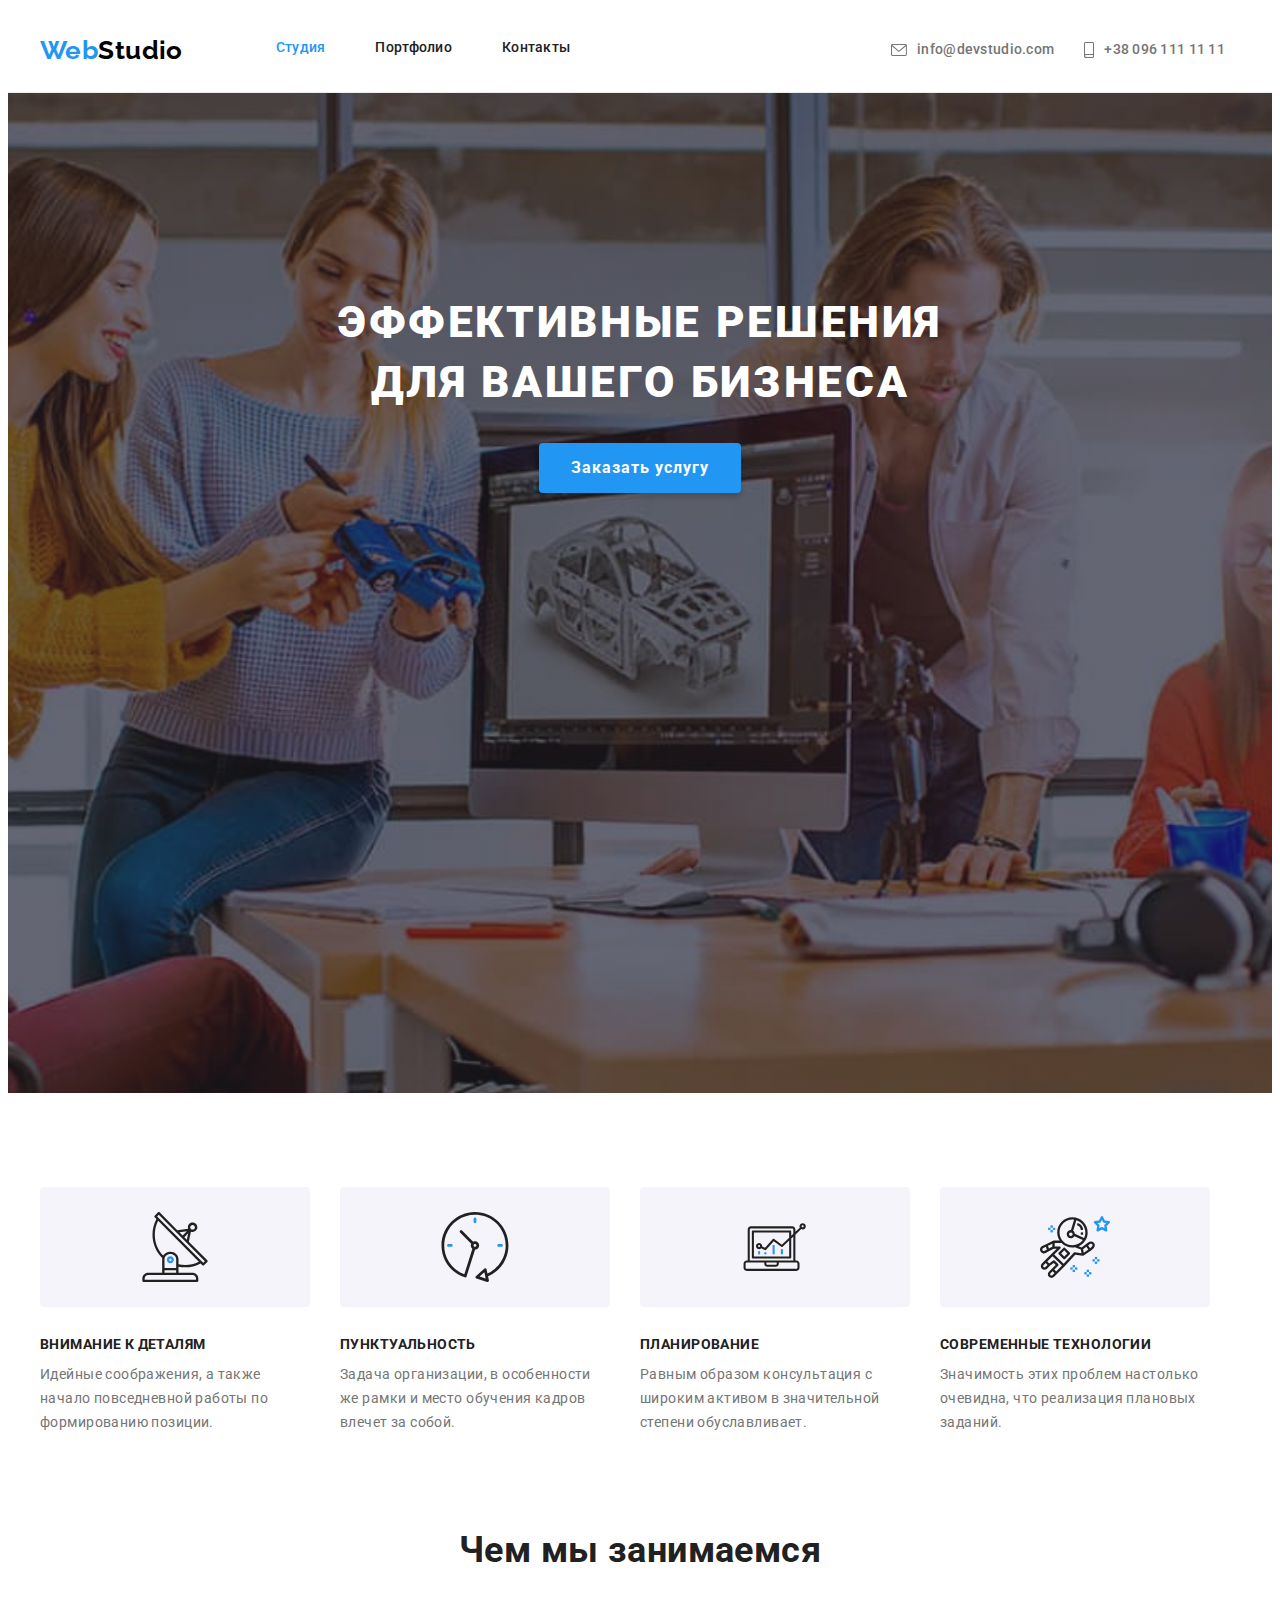
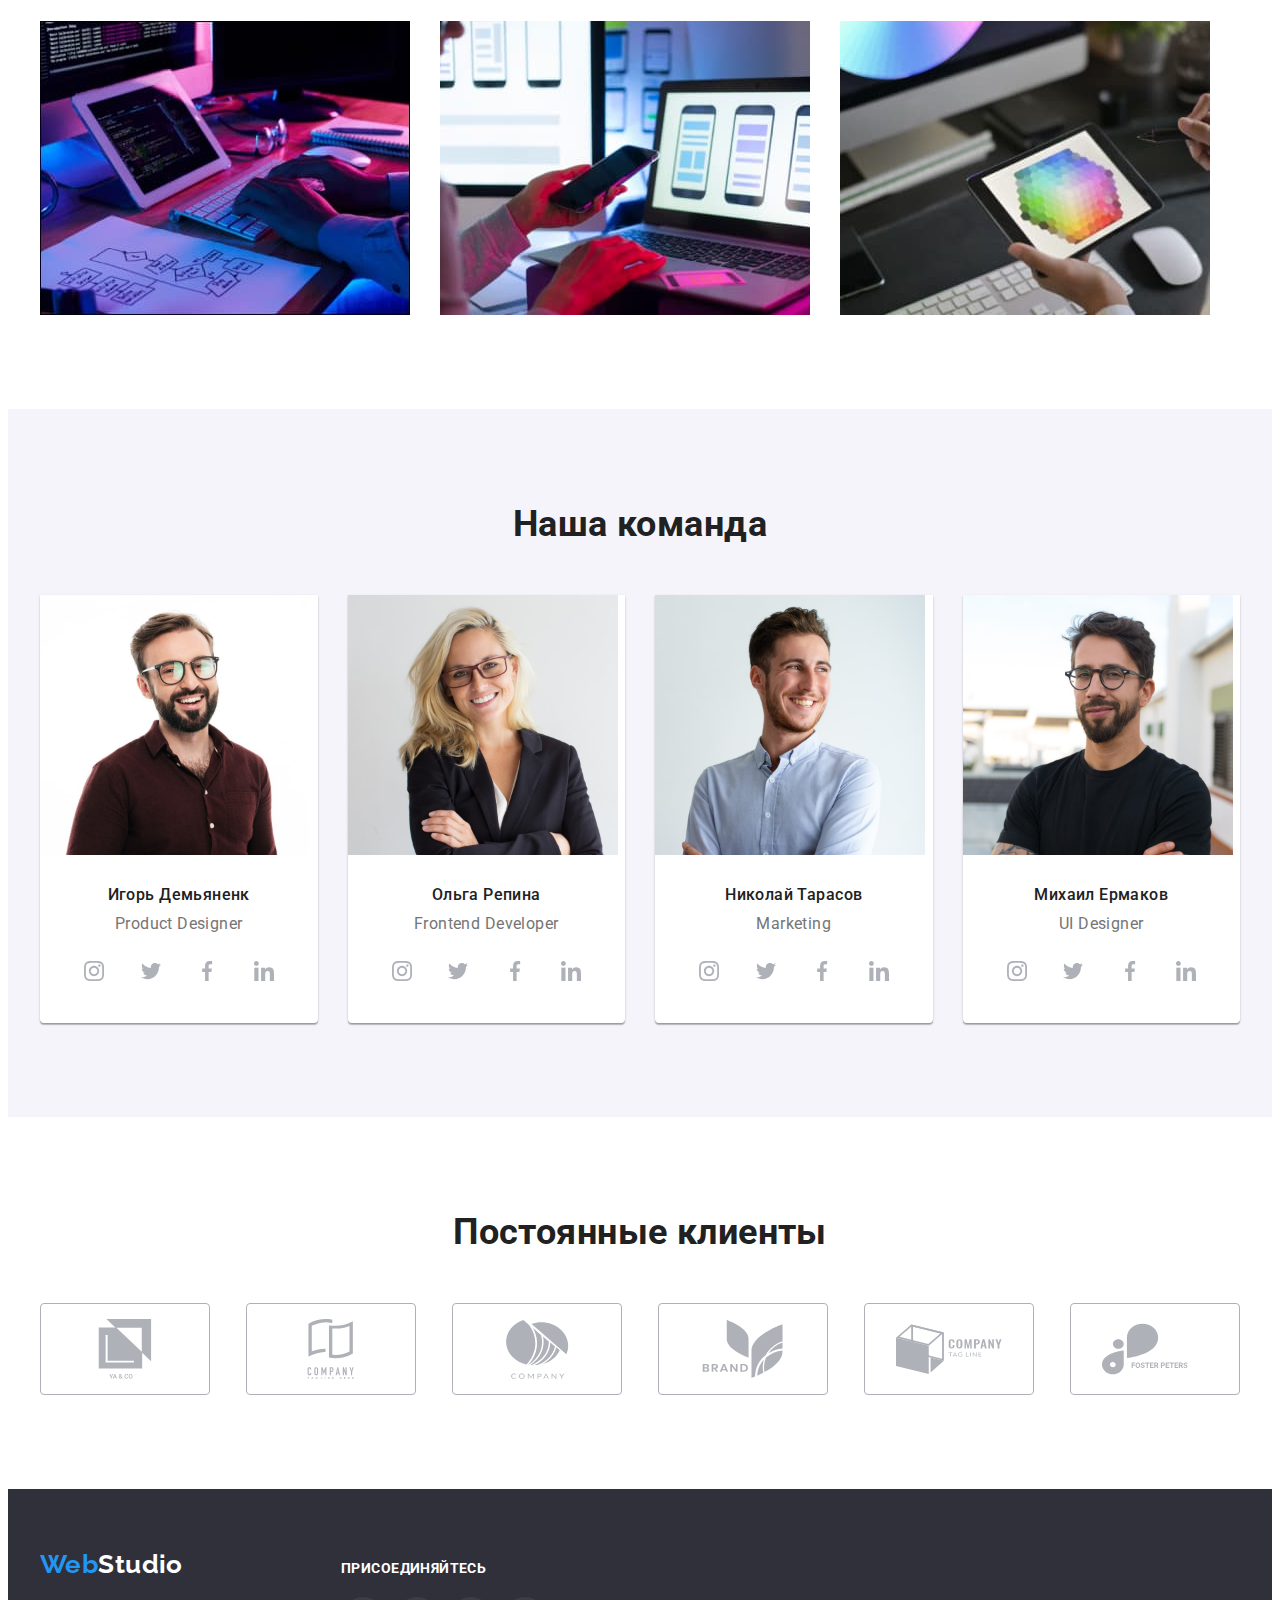
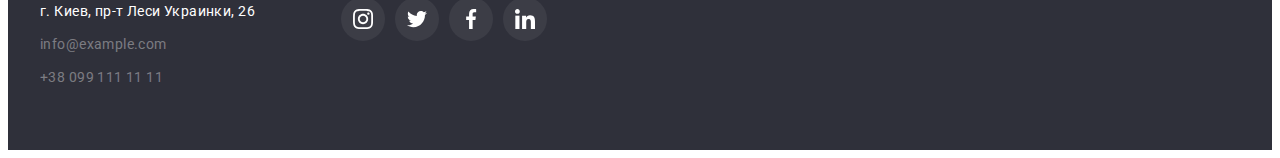
<file: index.html>
<!DOCTYPE html>
<html lang="ru">

<head>
    <meta charset="UTF-8">
    <meta http-equiv="X-UA-Compatible" content="IE=edge">
    <meta name="viewport" content="width=device-width, initial-scale=1.0">
    <title>Document</title>
    <link rel="preconnect" href="https://fonts.googleapis.com">
    <link rel="preconnect" href="https://fonts.gstatic.com" crossorigin>
    <link href="https://fonts.googleapis.com/css2?family=Raleway:wght@700&family=Roboto:wght@400;500;700;900&display=swap"
        rel="stylesheet">
    <link rel="stylesheet" href="https://cdnjs.cloudflare.com/ajax/libs/modern-normalize/1.1.0/modern-normalize.min.css"
        integrity="sha512-wpPYUAdjBVSE4KJnH1VR1HeZfpl1ub8YT/NKx4PuQ5NmX2tKuGu6U/JRp5y+Y8XG2tV+wKQpNHVUX03MfMFn9Q=="
        crossorigin="anonymous" referrerpolicy="no-referrer" />
    <link rel="stylesheet" href="./css/styles.css" />
</head>

<body>
    <header class="header">
        <div class="container header-container">
            <nav class="header-container">
                <a href="./index.html" lang="en" class="logo link">Web<span class="logo-black">Studio</span></a>
                <ul class="menu-nav list">
                    <li class="item"><a class="link-nav link current" href="./index.html">Студия</a></li>
                    <li class="item"><a class="link-nav link" href="./portfolio.html">Портфолио</a></li>
                    <li class="item"><a class="link-nav link" href="">Контакты</a></li>
                </ul>
            </nav>
    
            <div class="container">
                <ul class="auth-nav list">
                    <li class="item">
                        <a class="link-nav link" href="mailto:info@devstudio.com">
                            <svg class="icon-mail" width="16" height="12">
                                <use href="./images/sprite.svg#envelope"></use>
                            </svg> info@devstudio.com
                        </a>
                    </li>
                    <li class="item">
                        <a class="link-nav link" href="tel:+380961111111">
                            <svg class="icon-mail" width="10" height="16">
                                <use href="./images/sprite.svg#smartphone"></use>
                            </svg> +38 096 111 11 11
                        </a>
                    </li>
                </ul>
            </div>
        </div>
    </header>

    <main>

        <section class="hero centered">
            <div class="container">
                <h1 class="hero-title">Эффективные решения<br />для вашего бизнеса</h1>
                <button class="button-hero" type="button">Заказать услугу</button>
            </div>
        </section>

        <section class="section">
            <div class="container">
                <h2 class="visually-hidden">Особенности</h2>
                <ul class="feature list">
                    <li class="item">
                        <div class="icon-feature">
                            <svg width="70" height="70">
                                <use href="./images/sprite.svg#icon-antenna"></use>
                            </svg>
                        </div>
                        <h3 class="title">Внимание к деталям</h3>
                        <p class="text">Идейные соображения, а также начало повседневной работы по формированию позиции.</p>
                    </li>
                    <li class="item">
                        <div class="icon-feature">
                            <svg width="70" height="70">
                                <use href="./images/sprite.svg#icon-clock"></use>
                            </svg>
                        </div>
                        <h3 class="title">Пунктуальность</h3>
                        <p class="text">Задача организации, в особенности же рамки и место обучения кадров влечет за собой.</p>
                    </li>
                    <li class="item">
                        <div class="icon-feature">
                            <svg width="70" height="70">
                                <use href="./images/sprite.svg#icon-diagram"></use>
                            </svg>
                        </div>
                        <h3 class="title">Планирование</h3>
                        <p class="text">Равным образом консультация с широким активом в значительной степени обуславливает.</p>
                    </li>
                    <li class="item">
                        <div class="icon-feature">
                            <svg width="70" height="70">
                                <use href="./images/sprite.svg#icon-astronaut"></use>
                            </svg>
                        </div>
                        <h3 class="title">Современные технологии</h3>
                        <p class="text">Значимость этих проблем настолько очевидна, что реализация плановых заданий.</p>
                    </li>
                </ul>
            </div>
        </section>

        <section class="section no-padding">
            <div class="container">
                <h2 class="section-title centered">Чем мы занимаемся</h2>
                <ul class="section-box list">
                    <li class="item">
                        <img src="./images/img-1.jpg" alt="бокс 1" width="370" />
                    </li>
                    <li class="item">
                        <img src="./images/img-2.jpg" alt="бокс 2" width="370" />
                    </li>
                    <li class="item">
                        <img src="./images/img-3.jpg" alt="бокс 3" width="370" />
                    </li>
                </ul>
            </div>
        </section>

        <section class="section bg centered">
            <div class="container">
                <h2 class="section-title">Наша команда</h2>
                <ul class="command list">
                    <li class="command-card">
                        <img src="./images/img1.jpg" alt="Игорь Демьяненко" width="270" />
                        <div class="command-group">
                            <h3 class="title">Игорь Демьяненк</h3>
                            <p class="text" lang="en">Product Designer</p>
                            <ul class="social-list list">
                                <li class="social-list-item">
                                    <a class="social-list-link" href="">
                                        <svg class="social-list-icon" width="20" height="20">
                                            <use href="./images/sprite.svg#instagram"></use>
                                        </svg>
                                    </a>
                                </li>
                                <li class="social-list-item">
                                    <a class="social-list-link" href="">
                                        <svg class="social-list-icon" width="20" height="20">
                                            <use href="./images/sprite.svg#twitter"></use>
                                        </svg>
                                    </a>
                                </li>
                                <li class="social-list-item">
                                    <a class="social-list-link" href="">
                                        <svg class="social-list-icon" width="20" height="20">
                                            <use href="./images/sprite.svg#facebook"></use>
                                        </svg>
                                    </a>
                                </li>
                                <li class="social-list-item">
                                    <a class="social-list-link" href="">
                                        <svg class="social-list-icon" width="20" height="20">
                                            <use href="./images/sprite.svg#linkedin"></use>
                                        </svg>
                                    </a>
                                </li>
                            </ul>
                        </div>
                    </li>
                    <li class="command-card">
                        <img src="./images/img2.jpg" alt="Ольга Репина" width="270" />
                        <div class="command-group">
                            <h3 class="title">Ольга Репина</h3>
                            <p class="text" lang="en">Frontend Developer</p>
                            <ul class="social-list list">
                                <li class="social-list-item">
                                    <a class="social-list-link" href="">
                                        <svg class="social-list-icon" width="20" height="20">
                                            <use href="./images/sprite.svg#instagram"></use>
                                        </svg>
                                    </a>
                                </li>
                                <li class="social-list-item">
                                    <a class="social-list-link" href="">
                                        <svg class="social-list-icon" width="20" height="20">
                                            <use href="./images/sprite.svg#twitter"></use>
                                        </svg>
                                    </a>
                                </li>
                                <li class="social-list-item">
                                    <a class="social-list-link" href="">
                                        <svg class="social-list-icon" width="20" height="20">
                                            <use href="./images/sprite.svg#facebook"></use>
                                        </svg>
                                    </a>
                                </li>
                                <li class="social-list-item">
                                    <a class="social-list-link" href="">
                                        <svg class="social-list-icon" width="20" height="20">
                                            <use href="./images/sprite.svg#linkedin"></use>
                                        </svg>
                                    </a>
                                </li>
                            </ul>
                        </div>
                    </li>
                    <li class="command-card">
                        <img src="./images/img3.jpg" alt="Николай Тарасов" width="270" />
                        <div class="command-group">
                            <h3 class="title">Николай Тарасов</h3>
                            <p class="text" lang="en">Marketing</p>
                            <ul class="social-list list">
                                <li class="social-list-item">
                                    <a class="social-list-link" href="">
                                        <svg class="social-list-icon" width="20" height="20">
                                            <use href="./images/sprite.svg#instagram"></use>
                                        </svg>
                                    </a>
                                </li>
                                <li class="social-list-item">
                                    <a class="social-list-link" href="">
                                        <svg class="social-list-icon" width="20" height="20">
                                            <use href="./images/sprite.svg#twitter"></use>
                                        </svg>
                                    </a>
                                </li>
                                <li class="social-list-item">
                                    <a class="social-list-link" href="">
                                        <svg class="social-list-icon" width="20" height="20">
                                            <use href="./images/sprite.svg#facebook"></use>
                                        </svg>
                                    </a>
                                </li>
                                <li class="social-list-item">
                                    <a class="social-list-link" href="">
                                        <svg class="social-list-icon" width="20" height="20">
                                            <use href="./images/sprite.svg#linkedin"></use>
                                        </svg>
                                    </a>
                                </li>
                            </ul>
                        </div>
                    </li>
                    <li class="command-card">
                        <img src="./images/img4.jpg" alt="Михаил Ермаков" width="270" />
                        <div class="command-group">
                            <h3 class="title">Михаил Ермаков</h3>
                            <p class="text" lang="en">UI Designer</p>
                            <ul class="social-list list">
                                <li class="social-list-item">
                                    <a class="social-list-link" href="">
                                        <svg class="social-list-icon" width="20" height="20">
                                            <use href="./images/sprite.svg#instagram"></use>
                                        </svg>
                                    </a>
                                </li>
                                <li class="social-list-item">
                                    <a class="social-list-link" href="">
                                        <svg class="social-list-icon" width="20" height="20">
                                            <use href="./images/sprite.svg#twitter"></use>
                                        </svg>
                                    </a>
                                </li>
                                <li class="social-list-item">
                                    <a class="social-list-link" href="">
                                        <svg class="social-list-icon" width="20" height="20">
                                            <use href="./images/sprite.svg#facebook"></use>
                                        </svg>
                                    </a>
                                </li>
                                <li class="social-list-item">
                                    <a class="social-list-link" href="">
                                        <svg class="social-list-icon" width="20" height="20">
                                            <use href="./images/sprite.svg#linkedin"></use>
                                        </svg>
                                    </a>
                                </li>
                            </ul>
                        </div>
                    </li>
                </ul>
            </div>
        </section>
        <section class="section centered">
            <div class="container">
            <h2 class="section-title">Постоянные клиенты</h2>
            <ul class="client list">
                <li> 
                    <a class="client-list-link" href="">
                        <svg class="client-list-icon" width="106" height="60">
                            <use href="./images/sprite.svg#icon-group"></use>
                        </svg>
                    </a>
                </li>
                <li> 
                    <a class="client-list-link" href="">
                        <svg class="client-list-icon" width="106" height="60">
                            <use href="./images/sprite.svg#icon-group-1"></use>
                        </svg>
                    </a>
                </li>
                <li> 
                    <a class="client-list-link" href="">
                        <svg class="client-list-icon" width="106" height="60">
                            <use href="./images/sprite.svg#icon-group-2"></use>
                        </svg>
                    </a>
                </li>
                <li> 
                    <a class="client-list-link" href="">
                        <svg class="client-list-icon" width="106" height="60">
                            <use href="./images/sprite.svg#icon-group-3"></use>
                        </svg>
                    </a>
                </li>
                <li> 
                    <a class="client-list-link" href="">
                        <svg class="client-list-icon" width="106" height="60">
                            <use href="./images/sprite.svg#icon-group-4"></use>
                        </svg>
                    </a>
                </li>
                <li> 
                    <a class="client-list-link" href="">
                        <svg class="client-list-icon" width="106" height="60">
                            <use href="./images/sprite.svg#icon-group-5"></use>
                        </svg>
                    </a>
                </li>
            </ul>
            </div>
        </section>
    </main>

    <footer class="footer">
        <div class="container">
                <div class="container-bg">
                    <a href="./index.html" lang="en" class="logo link">Web<span class="logo-white">Studio</span></a>
                    <address>
                        <ul class="address list">
                            <li class="address-item">
                                <a class="link-address link" href="https://goo.gl/maps/uHZPER68GEtM1zdZ9" target="_blank" rel="noopener noreferrer">
                                    г. Киев, пр-т Леси Украинки, 26
                                </a>
                            </li>
                            <li class="address-item"><a class="link-contact link" href="mailto:info@example.com">info@example.com</a></li>
                            <li class="address-item"><a class="link-contact link" href="tel:+380991111111">+38 099 111 11 11</a></li>
                        </ul>
                    </address>
                </div>
            
            <div class="social">
                <p class="social-list-title">присоединяйтесь</p>
                <ul class="social-list list">
                    <li class="social-list-item">
                        <a class="social-list-link footer-list" href="">
                            <svg class="social-list-icon footer-list" width="20" height="20">
                                <use href="./images/sprite.svg#instagram"></use>
                            </svg>
                        </a>
                    </li>
                    <li class="social-list-item">
                        <a class="social-list-link footer-list" href="">
                            <svg class="social-list-icon footer-list" width="20" height="20">
                                <use href="./images/sprite.svg#twitter"></use>
                            </svg>
                        </a>
                    </li>
                    <li class="social-list-item">
                        <a class="social-list-link footer-list" href="">
                            <svg class="social-list-icon footer-list" width="20" height="20">
                                <use href="./images/sprite.svg#facebook"></use>
                            </svg>
                        </a>
                    </li>
                    <li class="social-list-item">
                        <a class="social-list-link footer-list" href="">
                            <svg class="social-list-icon footer-list" width="20" height="20">
                                <use href="./images/sprite.svg#linkedin"></use>
                            </svg>
                        </a>
                    </li>
                </ul>
            </div>
        </div>
    </footer>
</body>
</html>
</file>
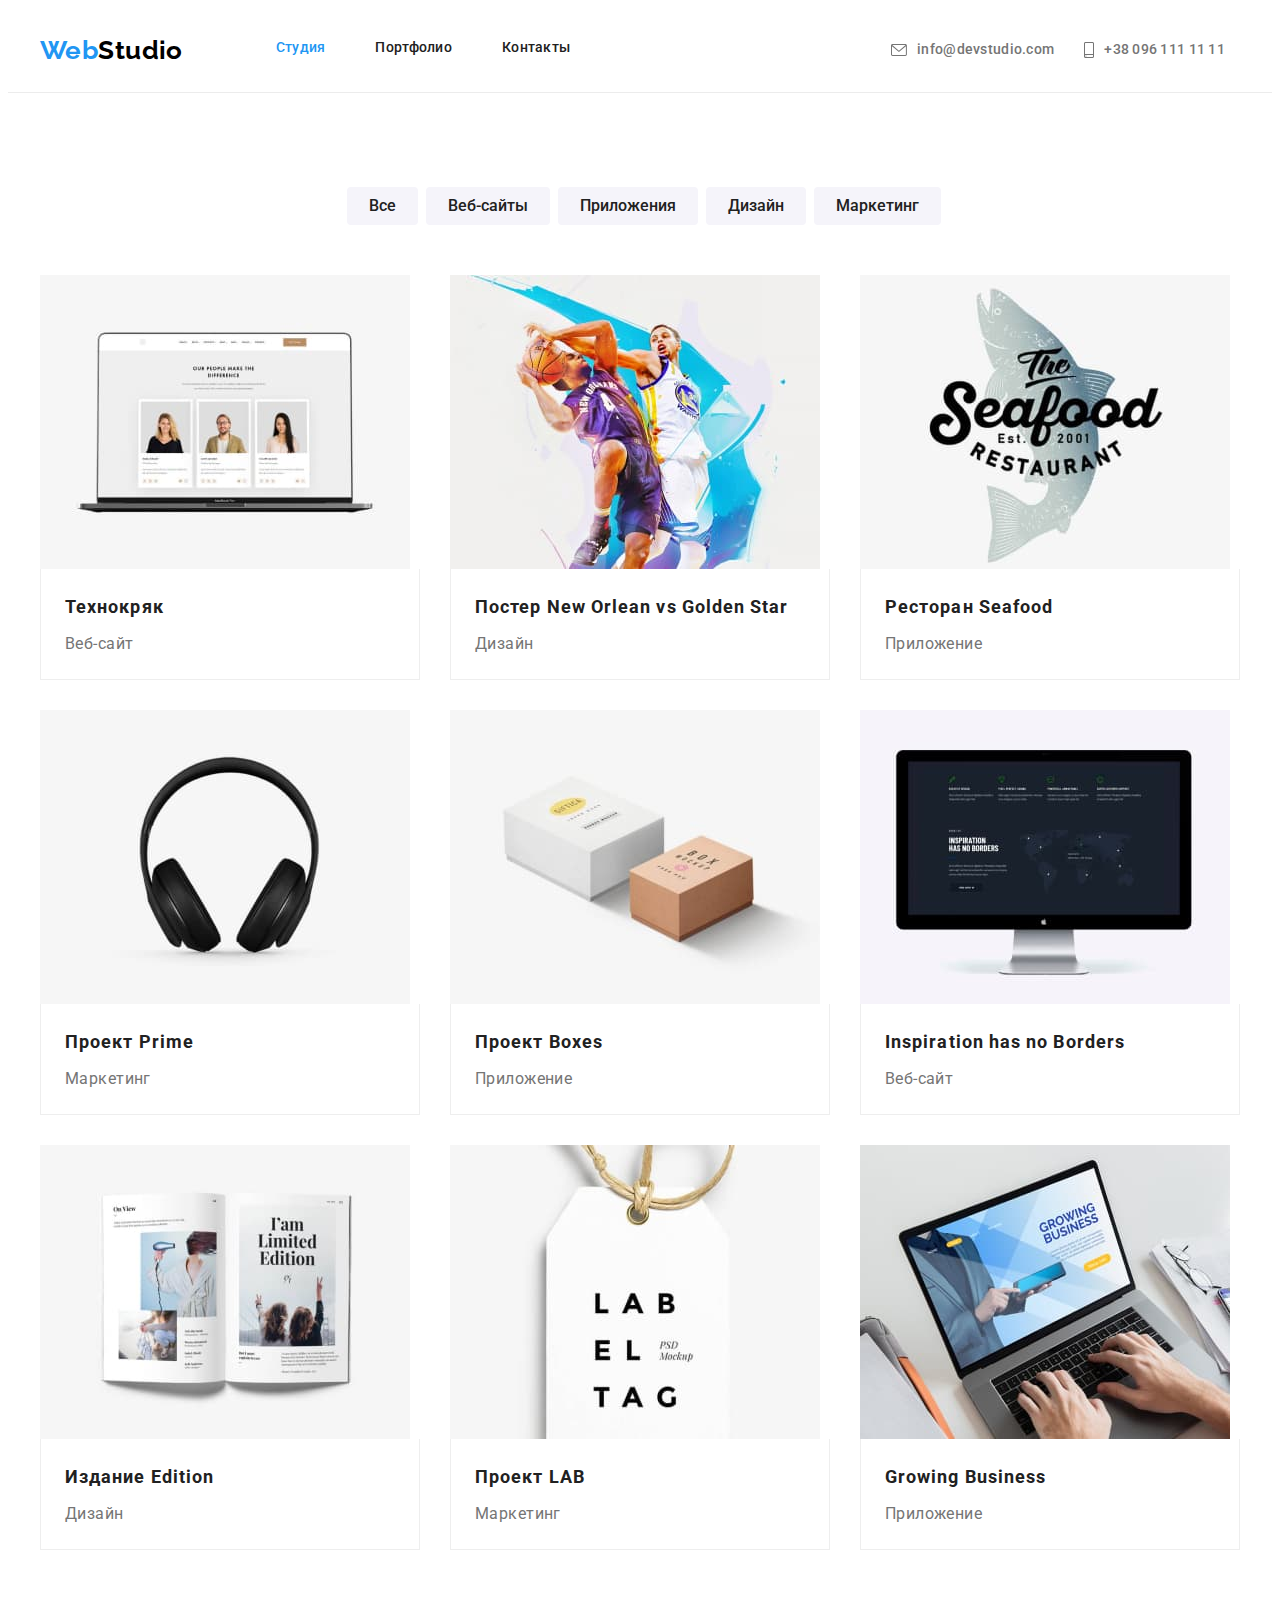
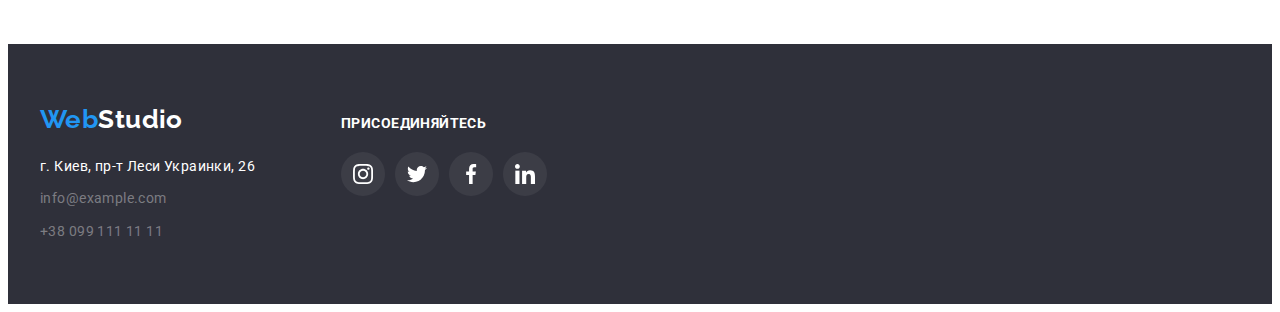
<file: portfolio.html>
<!DOCTYPE html>
<html lang="ru">

<head>
    <meta charset="UTF-8">
    <meta http-equiv="X-UA-Compatible" content="IE=edge">
    <meta name="viewport" content="width=device-width, initial-scale=1.0">
    <title>Portfolio</title>
    <link rel="preconnect" href="https://fonts.googleapis.com">
    <link rel="preconnect" href="https://fonts.gstatic.com" crossorigin>
    <link href="https://fonts.googleapis.com/css2?family=Raleway:wght@700&family=Roboto:wght@400;500;700;900&display=swap"
        rel="stylesheet">
    <link rel="stylesheet" href="https://cdnjs.cloudflare.com/ajax/libs/modern-normalize/1.1.0/modern-normalize.min.css"
        integrity="sha512-wpPYUAdjBVSE4KJnH1VR1HeZfpl1ub8YT/NKx4PuQ5NmX2tKuGu6U/JRp5y+Y8XG2tV+wKQpNHVUX03MfMFn9Q=="
        crossorigin="anonymous" referrerpolicy="no-referrer" />
    <link rel="stylesheet" href="./css/styles.css" />
</head>

<body>
    <header class="header">
        <div class="container header-container">
            <nav class="header-container">
                <a href="./index.html" lang="en" class="logo link">Web<span class="logo-black">Studio</span></a>
                <ul class="menu-nav list">
                    <li class="item"><a class="link-nav link current" href="./index.html">Студия</a></li>
                    <li class="item"><a class="link-nav link" href="./portfolio.html">Портфолио</a></li>
                    <li class="item"><a class="link-nav link" href="">Контакты</a></li>
                </ul>
            </nav>
    
            <div class="container">
                <ul class="auth-nav list">
                    <li class="item">
                        <a class="link-nav link" href="mailto:info@devstudio.com">
                            <svg class="icon-mail" width="16" height="12">
                                <use href="./images/sprite.svg#envelope"></use>
                            </svg> info@devstudio.com
                        </a>
                    </li>
                    <li class="item">
                        <a class="link-nav link" href="tel:+380961111111">
                            <svg class="icon-mail" width="10" height="16">
                                <use href="./images/sprite.svg#smartphone"></use>
                            </svg> +38 096 111 11 11
                        </a>
                    </li>
                </ul>
            </div>
        </div>
    </header>

    <main>
        <section class="section">
            <div class="container">
                <h1 class="visually-hidden">Портфолио</h1>
                <ul class="filters list">
                    <li class="link"><button class="botton" type="button">Все</button></li>
                    <li class="link"><button class="botton" type="button">Веб-сайты</button></li>
                    <li class="link"><button class="botton" type="button">Приложения</button></li>
                    <li class="link"><button class="botton" type="button">Дизайн</button></li>
                    <li class="link"><button class="botton" type="button">Маркетинг</button></li>
                </ul>

                <ul class="project list">
                    <li class="project-card">
                        <a class="project-link link" href="">
                            <img src="./images/portfolio/img-tehno.jpg" alt="технокряк" width="370" height="294">
                            <div class="project-group">
                                <h2 class="title">Технокряк</h2>
                                <p class="text">Веб-сайт</p>
                            </div>
                        </a>
                    </li>
                    <li class="project-card">
                        <a class="project-link link" href="">
                            <img src="./images/portfolio/img-neworlean.jpg" alt="постер" width="370" height="294">
                            <div class="project-group">
                                <h2 class="title">Постер <span lang="en">New Orlean vs Golden Star</span></h2>
                                <p class="text">Дизайн</p>
                            </div>
                        </a>
                    </li>
                    <li class="project-card">
                        <a class="project-link link" href="">
                            <img src="./images/portfolio/img-seafood.jpg" alt="постер ресторана" width="370" height="294">
                            <div class="project-group">
                                <h2 class="title">Ресторан <span lang="en">Seafood</span></h2>
                                <p class="text">Приложение</p>
                            </div>
                        </a>
                    </li>
                    <li class="project-card">
                        <a class="project-link link" href="">
                            <img src="./images/portfolio/img-prime.jpg" alt="наушники" width="370" height="294">
                            <div class="project-group">
                                <h2 class="title">Проект <span lang="en">Prime</span></h2>
                                <p class="text">Маркетинг</p>
                            </div>
                        </a>
                    </li>
                    <li class="project-card">
                        <a class="project-link link" href="">
                            <img src="./images/portfolio/img-boxes.jpg" alt="коробки" width="370" height="294">
                            <div class="project-group">
                            <h2 class="title">Проект Boxes</h2>
                            <p class="text">Приложение</p>
                            </div>
                        </a>
                    </li>
                    <li class="project-card">
                        <a class="project-link link" href="">
                            <img src="./images/portfolio/img-inspiration.jpg" alt="монитор" width="370" height="294">
                            <div class="project-group">
                                <h2 class="title" lang="en">Inspiration has no Borders</h2>
                                <p class="text">Веб-сайт</p>
                            </div>
                        </a>
                    </li>
                    <li class="project-card">
                        <a class="project-link link" href="">
                            <img src="./images/portfolio/img-limited.jpg" alt="журнал" width="370" height="294">
                            <div class="project-group">
                                <h2 class="title">Издание <span lang="en">Edition</span></h2>
                                <p class="text">Дизайн</p>
                            </div>
                        </a>
                    </li>
                    <li class="project-card">
                        <a class="project-link link" href="">
                            <img src="./images/portfolio/img-lab.jpg" alt="бирка" width="370" height="294">
                            <div class="project-group">
                                <h2 class="title">Проект <span lang="en">LAB</span></h2>
                                <p class="text">Маркетинг</p>
                            </div>
                        </a>
                    </li>
                    <li class="project-card">
                        <a class="project-link link" href="">
                            <img src="./images/portfolio/img-growing.jpg" alt="ноутбук" width="370" height="294">
                            <div class="project-group">
                                <h2 class="title" lang="en">Growing Business</h2>
                                <p class="text">Приложение</p>
                            </div>
                        </a>
                    </li>
                </ul>
            </div>
        </section>
    </main>

    <footer class="footer">
        <div class="container">
            <div class="container-bg">
                <a href="./index.html" lang="en" class="logo link">Web<span class="logo-white">Studio</span></a>
                <address>
                    <ul class="address list">
                        <li class="address-item">
                            <a class="link-address link" href="https://goo.gl/maps/uHZPER68GEtM1zdZ9" target="_blank"
                                rel="noopener noreferrer">
                                г. Киев, пр-т Леси Украинки, 26
                            </a>
                        </li>
                        <li class="address-item"><a class="link-contact link"
                                href="mailto:info@example.com">info@example.com</a></li>
                        <li class="address-item"><a class="link-contact link" href="tel:+380991111111">+38 099 111 11 11</a>
                        </li>
                    </ul>
                </address>
            </div>
    
            <div class="social">
                <p class="social-list-title">присоединяйтесь</p>
                <ul class="social-list list">
                    <li class="social-list-item">
                        <a class="social-list-link footer-list" href="">
                            <svg class="social-list-icon footer-list" width="20" height="20">
                                <use href="./images/sprite.svg#instagram"></use>
                            </svg>
                        </a>
                    </li>
                    <li class="social-list-item">
                        <a class="social-list-link footer-list" href="">
                            <svg class="social-list-icon footer-list" width="20" height="20">
                                <use href="./images/sprite.svg#twitter"></use>
                            </svg>
                        </a>
                    </li>
                    <li class="social-list-item">
                        <a class="social-list-link footer-list" href="">
                            <svg class="social-list-icon footer-list" width="20" height="20">
                                <use href="./images/sprite.svg#facebook"></use>
                            </svg>
                        </a>
                    </li>
                    <li class="social-list-item">
                        <a class="social-list-link footer-list" href="">
                            <svg class="social-list-icon footer-list" width="20" height="20">
                                <use href="./images/sprite.svg#linkedin"></use>
                            </svg>
                        </a>
                    </li>
                </ul>
            </div>
        </div>
    </footer>
</body>
</html>
</file>
<file: css/styles.css>
:root {
    --primary-text-color: #757575;
    --title-text-color: #212121;
    --accent-color: #2196F3;
    --primary-white-color: #ffffff;
    --primary-black-color: #000000;
    --background-bg-color: #2F303A;
    --background-section-color: #F5F4FA;
    --secondary-accent-color: #188CE8;
    --secondary-border-color: #EEEEEE;
    --secondary-contact-color: #ffffff60;
    --primary-border-color: #ECECEC;
}
html {
    box-sizing: border-box;
}

body {
    color: var(--primary-text-color);
    background-color: var(--primary-white-color);
    font-family: 'Roboto','Segoe UI', 'Open Sans', 'Helvetica Neue', sans-serif;
    letter-spacing: 0.03em;
    font-size: 14px;
}

h1, 
h2, 
h3, 
p {
    margin-top: 0;
    margin-bottom: 0;
}

ul {
    margin-top: 0;
    margin-bottom: 0;
    padding-left: 0;
}

img {
    display: block;
    max-width: 100%;
    height: auto;
}

.container {
    width: 1200px;
    padding-left: 15px;
    padding-right: 15px;
    margin-left: auto;
    margin-right: auto;
}
.list {
    list-style: none;
}
.visually-hidden {
    position: absolute;
    width: 1px;
    height: 1px;
    margin: -1px;
    border: 0;
    padding: 0;
    white-space: nowrap;
    clip-path: inset(100%);
    clip: rect(0 0 0 0);
    overflow: hidden;
}
.link {
    text-decoration: none;
    font-style: normal;
}
.centered {
    text-align: center;
}
.section.no-padding {
    padding-top: 0;
}

/* LOGO ==================================================*/

.logo {
    margin-right: 93px;

    color: var(--accent-color);
    font-family: 'Raleway', sans-serif;
    font-weight: 700;
    font-size: 26px;
    line-height: 1.19;
}
.logo-black {
    color: var(--primary-black-color);
}
.logo-white {
    color: var(--primary-white-color);
}

/* NAV ==================================================*/

.header {
    border-bottom: 1px solid var(--primary-border-color);
}
.header-container {
    display: flex;
    align-items: center;
}
.link-nav {
    display: flex;
    align-items: center;
    justify-content: center;
    padding-top: 32px;
    padding-bottom: 32px;

    font-weight: 500;
    line-height: 1.14;
    letter-spacing: 0.02em;

}
.menu-nav .link-nav {
    color: var(--title-text-color);
}
.menu-nav .link-nav.current {
    color: var(--accent-color);
}
.menu-nav .link-nav:hover, 
.menu-nav .link-nav:focus,
.auth-nav .link-nav:hover,
.auth-nav .link-nav:focus {
    color: var(--accent-color);
}
.menu-nav .item::after, 
.menu-nav .item::after {
    content: "";
    display: block;
    height: 4px;
    background-color: transparent;
}
.menu-nav .item:hover::after, 
.menu-nav .item:focus::after {
    content: "";
    background-color: var(--accent-color);
}
.menu-nav {
    display: flex;
    align-items: center;
}
.menu-nav .item:not(:last-child) {
    margin-right: 50px;
}

.auth-nav .link-nav {
    color: var(--primary-text-color);
}
.auth-nav {
    display: flex;
    align-items: center;
    justify-content: end;
}
.auth-nav .item:not(:last-child) {
    margin-right: 30px;
}
.icon-mail {
    margin-right: 10px;
    fill: currentColor;
}
.link-nav:hover,
.icon-mail:focus {
   color: var(--accent-color);
}

/* HERO ==================================================*/

.hero {
    background-color: var(--background-bg-color);
    padding-top: 200px;
    padding-bottom: 200px;
    
    max-width: 1600px;
    height: 600px;
    margin-left: auto;
    margin-right: auto;
    background-image: linear-gradient(
        to right, 
        rgba(47, 48, 58, 0.4), 
        rgba(47, 48, 58, 0.4)),
        url("../images/background.jpg");
    background-repeat: no-repeat;
    background-position: center;
    background-size: cover;
}
.hero-title {
    text-transform: uppercase;
    margin-bottom: 30px;
    
    color: var(--primary-white-color);
    font-weight: 900;
    font-size: 44px;
    line-height: 1.36;
    letter-spacing: 0.06em;
}
.button-hero {
    min-width: 200px;
    padding: 10px 32px;
    align-items: center;
    border: none;
    box-shadow: 0px 4px 4px rgba(0, 0, 0, 0.15);
    border-radius: 4px;
    
    color: var(--primary-white-color);
    background-color: var(--accent-color);
    font-family: inherit;
    cursor: pointer;
    font-weight: 700;
    font-size: 16px;
    line-height: 1.87;
    letter-spacing: 0.06em;
}
.button-hero:hover, 
.button-hero:focus {
    color: var(--primary-white-color);
    background-color: var(--secondary-accent-color);
}

/* SECTION-FEATURE ==================================================*/

.feature {
    display: flex;
    flex-wrap: wrap;
}
.feature .item {
    flex-basis: calc((100% - 120px) / 4);
    margin-right: 30px;
}
.icon-feature {
    display: flex;
    align-items: center;
    justify-content: center;
    height: 120px;
    width: 270px;
    margin-bottom: 30px;
    background-color: var(--background-section-color);
    border-radius: 4px;   
}
.feature .item:nth-child(4n) {
    margin-right: 0;
}
.feature .text {
    line-height: 1.71;
}
.feature .title {
    margin-bottom: 10px;
    
    color: var(--title-text-color);
    font-weight: 700;
    line-height: 1.14;
    text-transform: uppercase;
    font-size: 14px;
} 

/* SECTION ==================================================*/

.section-title {
    margin-bottom: 50px;
    
    color: var(--title-text-color);
    font-weight: 700;
    font-size: 36px;
    line-height: 1.17;
}
.section {
    padding-top: 94px;
    padding-bottom: 94px;
}
.section-box {
    display: flex;
    flex-wrap: wrap;
}
.section-box .item:not(:last-child) {
    margin-right: 30px;
}

/* SECTION-BG ==================================================*/

.section.bg {
    background-color: var(--background-section-color);
}
.command {
    display: flex;
    flex-wrap: wrap;
    margin-left: -30px;
}
.command-card {
    flex-basis: calc((100% - 120px) / 4);
    margin-left: 30px;

    background-color: var(--primary-white-color);
    box-shadow: 0px 1px 3px rgba(0, 0, 0, 0.12), 
    0px 1px 1px rgba(0, 0, 0, 0.14), 
    0px 2px 1px rgba(0, 0, 0, 0.2);
    border-radius: 0px 0px 4px 4px;
}
.command-card .title {
    margin-bottom: 10px;
    
    color: var(--title-text-color);
    font-weight: 500;
}
.command-card .text, 
.command-card .title {
    font-size: 16px;
    line-height: 1.19;
}
.command-card .text{
    margin-bottom: 16px;
}
.command-group {
    padding: 30px 32px;
}
.social-list-link {
    display: flex;
    align-items: center;
    justify-content: center;
    width: 44px;
    height: 44px;
    background-color: var(--primary-white-color);
    border-radius: 50%;
}
.social-list-icon,
.client-list-icon {
    fill: #AFB1B8;
}
.social-list-link:hover,
.social-list-link:focus {
    background-color: var(--accent-color)
}
.social-list-link:hover .social-list-icon,
.social-list-link:focus .social-list-icon {
    fill: var(--primary-white-color);
}
.social-list,
.client {
    display: flex;
    justify-content: space-between;
}

/* CLIENT ==================================================*/

.client-list-link {
    display: flex;
    align-items: center;
    justify-content: center;
    width: 170px;
    height: 92px;
    border: 1px solid #AFB1B8;
    box-sizing: border-box;
    border-radius: 4px;
}
.client-list-link:hover,
.client-list-link:focus {
    border-color: var(--accent-color);
}
.client-list-link:hover .client-list-icon,
.client-list-link:focus .client-list-icon {
    fill: var(--accent-color);
}

/* FOOTER ==================================================*/

.footer {
    padding-top: 60px;
    padding-bottom: 60px;
    background-color: var(--background-bg-color);
}
.footer .container {
    display: flex;
    align-items: baseline;
}
.footer .container .container-bg .logo {
    display: block;
    width: 145px;
    margin-right: 0px;
    margin-bottom: 20px;
}
.address {
    width: 231px;
}
.link-contact,
.link-address {
    color: var(--secondary-contact-color);   
    line-height: 1.71;
}
.link-contact:hover, 
.link-contact:focus {
    color: var(--accent-color);
}
.link-address {
    color: var(--primary-white-color);
}
.address-item:not(:last-child) {
    margin-bottom: 9px;
}
.social-list-title {
    margin-bottom: 20px;

    font-weight: 700;
    font-size: 14px;
    line-height: 1.14;
    text-transform: uppercase;
    color: var(--primary-white-color);
}
.social-list-link.footer-list {
    background-color: #ffffff10;
}
.social-list-icon.footer-list {
    fill: var(--primary-white-color);
}
.social-list-link.footer-list:hover,
.social-list-link.footer-list:focus {
    background-color: var(--accent-color)
}
.social {
    width: 206px;
    margin-left: 70px;
    justify-content: space-between;
}

/* PORTFOLIO ==================================================*/

.botton { 
    text-align: center;
    display: inline-block;
    border: none;
    border-radius: 4px;
    padding: 6px 22px;
    
    color: var(--title-text-color);
    background-color: var(--background-section-color);
    font-family: inherit;
    cursor: pointer;
    font-weight: 500;
    font-size: 16px;
    line-height: 1.62;
}
.filters .botton:hover, 
.filters .botton:focus {
    color: var(--primary-white-color);
    background-color: var(--accent-color);
}
.filters {
    display: flex;
    align-items: center;
    margin-bottom: 50px;
    justify-content: center;
}
.filters .link {
    margin-left: 8px;
}

/* ================================================== */

.project {
    display: flex;
    flex-wrap: wrap;
    margin-left: -30px;
    margin-top: -30px;
}
.project-card {
    flex-basis: calc((100% - 90px) / 3);
    margin-left: 30px;
    margin-top: 30px;
}
.project-link {
    display: block;
    color: var(--primary-text-color);
}
.project-link:hover,
.project-link:focus {
    box-shadow: 0px 1px 1px rgba(0, 0, 0, 0.12), 
    0px 4px 4px rgba(0, 0, 0, 0.06), 
    1px 4px 6px rgba(0, 0, 0, 0.16);
}
.project .title {
    margin-bottom: 4px;
        
    color: var(--title-text-color);
    font-weight: 700;
    font-size: 18px;
    line-height: 2;
    letter-spacing: 0.06em;
}
.project .text {  
    font-size: 16px;
    line-height: 1.87;
}
.project-group {
    border-left: 1px solid var(--secondary-border-color);
    border-right: 1px solid var(--secondary-border-color);
    border-bottom: 1px solid var(--secondary-border-color);
    box-sizing: border-box;
    padding: 20px 24px;
}
</file>
